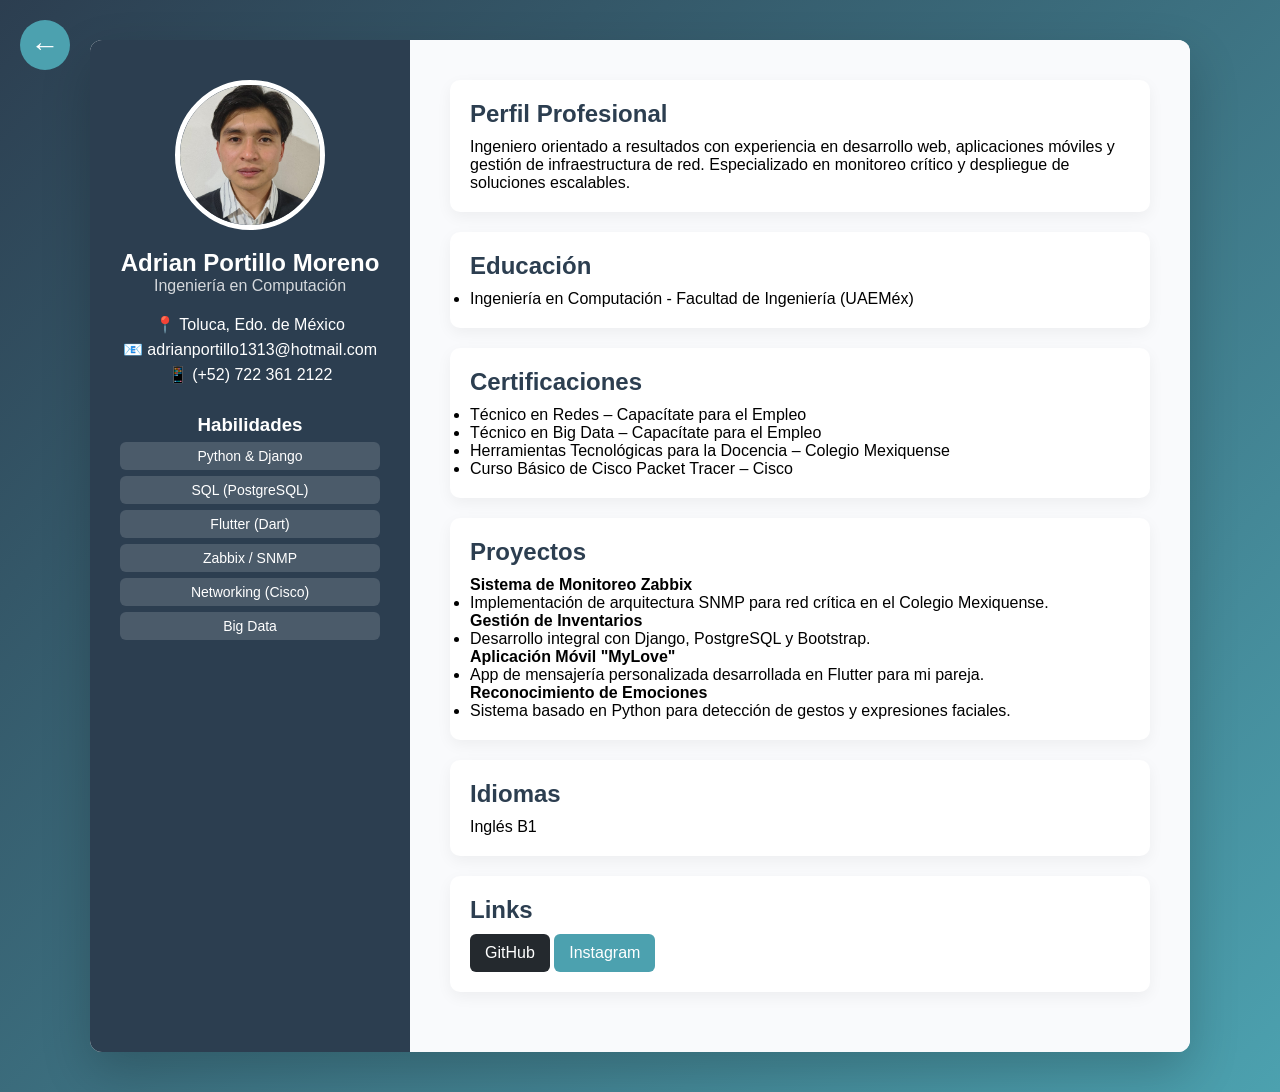
<file: cv/Adrian/index.html>
<!DOCTYPE html>
<html lang="es">

<head>
    <meta charset="UTF-8">
    <title>CV - Adrian Portillo Moreno</title>
    <link rel="stylesheet" href="../../css/styles.css">
    <meta name="viewport" content="width=device-width, initial-scale=1.0">
</head>

<body class="cv">

    <a href="../../index.html" class="back-btn" title="Regresar al Inicio">←</a>

    <div class="wrapper">

        <aside class="sidebar">
            <img src="../../img/adrian.jpg" alt="Foto de perfil" class="profile-pic">

            <h1 class="cv">Adrian Portillo Moreno</h1>
            <p class="role">Ingeniería en Computación</p>

            <div class="contact">
                <p>📍 Toluca, Edo. de México</p>
                <p>
                    <a href="mailto:adrianportillo1313@hotmail.com?subject=Contacto desde portafolio"
                        title="Enviar Correo">
                        📧 adrianportillo1313@hotmail.com
                    </a>
                </p>
                <p>📱 (+52) 722 361 2122</p>
            </div>

            <div class="skills">
                <h3>Habilidades</h3>
                <div class="skill">Python & Django</div>
                <div class="skill">SQL (PostgreSQL)</div>
                <div class="skill">Flutter (Dart)</div>
                <div class="skill">Zabbix / SNMP</div>
                <div class="skill">Networking (Cisco)</div>
                <div class="skill">Big Data</div>
            </div>
        </aside>

        <main class="content">

            <section class="card">
                <h2>Perfil Profesional</h2>
                <p>
                    Ingeniero orientado a resultados con experiencia en desarrollo web, aplicaciones móviles y gestión
                    de infraestructura de red.
                    Especializado en monitoreo crítico y despliegue de soluciones escalables.
                </p>
            </section>

            <section class="card">
                <h2>Educación</h2>
                <ul>
                    <li>Ingeniería en Computación - Facultad de Ingeniería (UAEMéx)</li>
                </ul>
            </section>

            <section class="card">
                <h2>Certificaciones</h2>
                <ul>
                    <li>Técnico en Redes – Capacítate para el Empleo</li>
                    <li>Técnico en Big Data – Capacítate para el Empleo</li>
                    <li>Herramientas Tecnológicas para la Docencia – Colegio Mexiquense</li>
                    <li>Curso Básico de Cisco Packet Tracer – Cisco</li>
                </ul>
            </section>

            <section class="card">
                <h2>Proyectos</h2>
                <p><strong>Sistema de Monitoreo Zabbix</strong></p>
                <ul>
                    <li>Implementación de arquitectura SNMP para red crítica en el Colegio Mexiquense.</li>
                </ul>
                <p><strong>Gestión de Inventarios</strong></p>
                <ul>
                    <li>Desarrollo integral con Django, PostgreSQL y Bootstrap.</li>
                </ul>
                <p><strong>Aplicación Móvil "MyLove"</strong></p>
                <ul>
                    <li>App de mensajería personalizada desarrollada en Flutter para mi pareja.</li>
                </ul>
                <p><strong>Reconocimiento de Emociones</strong></p>
                <ul>
                    <li>Sistema basado en Python para detección de gestos y expresiones faciales.</li>
                </ul>
            </section>

            <section class="card">
                <h2>Idiomas</h2>
                <p>Inglés B1</p>
            </section>

            <section class="card">
                <h2>Links</h2>
                <div class="links-container">
                    <a href="https://github.com/g3adrianportillomoreno-png" target="_blank" class="btn"
                        style="background-color: #24292e;">GitHub</a>
                    <a href="https://www.instagram.com/adrian.portillo10?igsh=azh4dW0zMWlueW1p" target="_blank"
                        class="btn">Instagram</a>
                </div>
            </section>

        </main>

    </div>

</body>

</html>
</file>
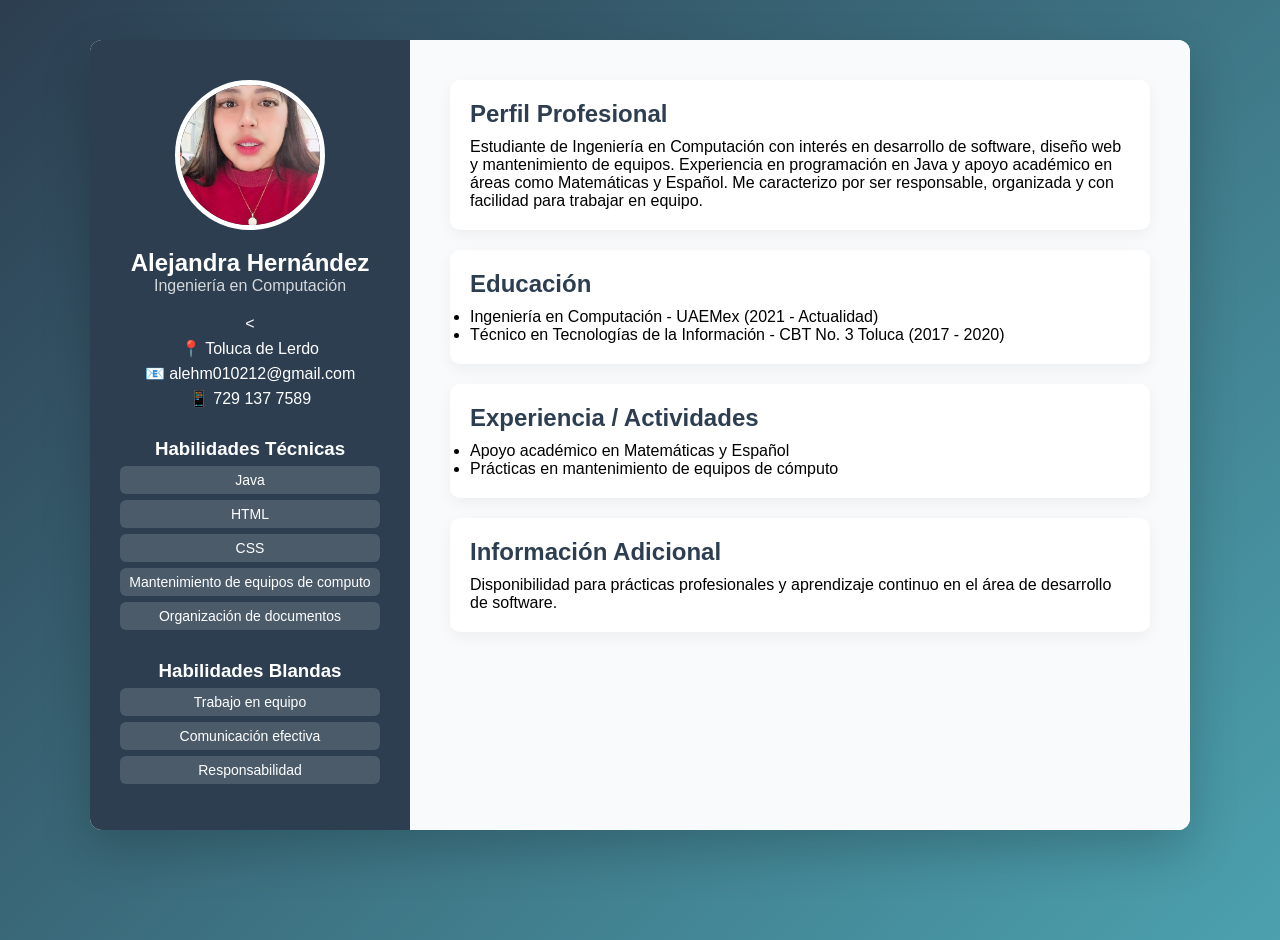
<file: cv/alejandra/index.html>
<!DOCTYPE html>
<html lang="es">
<head>
    <meta charset="UTF-8">
    <title>CV - Alejandra Hernández</title>
    <link rel="stylesheet" href="../../css/styles.css">
    <meta name="viewport" content="width=device-width, initial-scale=1.0">
</head>
<body class="cv">

<div class="wrapper">

    <!-- SIDEBAR -->
    <aside class="sidebar">
        <img src="../../img/alejandra.jpg" alt="Foto de perfil" class="profile-pic">

        <h1 class="cv">Alejandra Hernández</h1>
        <p class="role">Ingeniería en Computación</p>

        <<div class="contact">
            <p>📍 Toluca de Lerdo</p>
            <p>📧 
                <a href="https://mail.google.com/mail/?view=cm&fs=1&to=alehm010212@gmail.com" target="_blank">
                    alehm010212@gmail.com
                </a>
            </p>
            <p>📱 <a href="https://wa.me/527291377589" target="_blank">729 137 7589</a></p>
        </div>

        <div class="skills">
            <h3>Habilidades Técnicas</h3>
            <div class="skill">Java</div>
            <div class="skill">HTML</div>
            <div class="skill">CSS</div>
            <div class="skill">Mantenimiento de equipos de computo </div>
            <div class="skill">Organización de documentos</div>
        </div>

        <div class="skills">
            <h3>Habilidades Blandas</h3>
            <div class="skill">Trabajo en equipo</div>
            <div class="skill">Comunicación efectiva</div>
            <div class="skill">Responsabilidad</div>
        </div>
    </aside>

    <!-- CONTENIDO -->
    <main class="content">

        <section class="card">
            <h2>Perfil Profesional</h2>
            <p>
                Estudiante de Ingeniería en Computación con interés en desarrollo de software,
                diseño web y mantenimiento de equipos. Experiencia en programación en Java
                y apoyo académico en áreas como Matemáticas y Español. Me caracterizo por ser
                responsable, organizada y con facilidad para trabajar en equipo.
            </p>
        </section>

        <section class="card">
            <h2>Educación</h2>
            <ul>
                <li>Ingeniería en Computación - UAEMex (2021 - Actualidad)</li>
                <li>Técnico en Tecnologías de la Información - CBT No. 3 Toluca (2017 - 2020)</li>
            </ul>
        </section>

        <section class="card">
            <h2>Experiencia / Actividades</h2>
            <ul>
                <li>Apoyo académico en Matemáticas y Español</li>
                <li>Prácticas en mantenimiento de equipos de cómputo</li>
            </ul>
        </section>

        <section class="card">
            <h2>Información Adicional</h2>
            <p>
                Disponibilidad para prácticas profesionales y aprendizaje continuo
                en el área de desarrollo de software.
            </p>
        </section>

    </main>

</div>

</body>
</html>
</file>
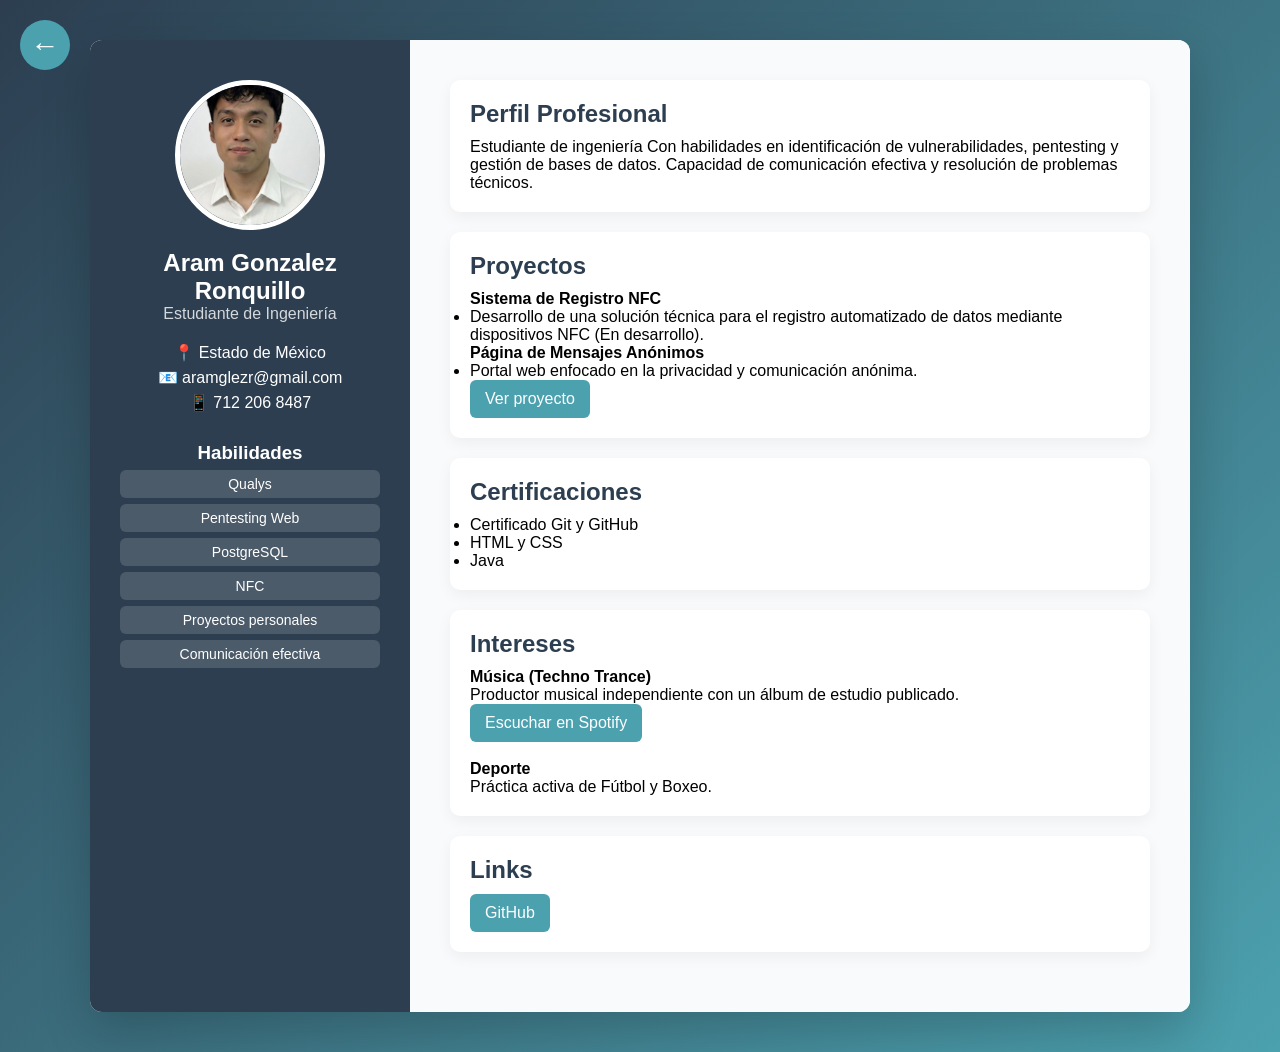
<file: cv/aram/index.html>
<!DOCTYPE html>
<html lang="es">
<head>
    <meta charset="UTF-8">
    <title>CV - Aram Gonzalez Ronquillo</title>
    <link rel="stylesheet" href="../../css/styles.css">
    <meta name="viewport" content="width=device-width, initial-scale=1.0">
</head>
<body class="cv">

<a href="../../index.html" class="back-btn">←</a>

<div class="wrapper">

    <aside class="sidebar">
        <img src="../../img/aram.png" alt="Foto de perfil" class="profile-pic" onerror="this.src='https://via.placeholder.com/150?text=Foto';">

        <h1 class="cv">Aram Gonzalez Ronquillo</h1>
        <p class="role">Estudiante de Ingeniería</p>

        <div class="contact">
            <p>📍 Estado de México</p>
            <p>
                <a href="mailto:aramglezr@gmail.com?subject=Contacto desde portafolio&body=Hola Aram, vi tu portafolio..." title="Enviar Correo">
                    📧 aramglezr@gmail.com
                </a>
            </p>
            <p>📱 712 206 8487</p>
        </div>

        <div class="skills">
            <h3>Habilidades</h3>
            <div class="skill">Qualys</div>
            <div class="skill">Pentesting Web</div>
            <div class="skill">PostgreSQL</div>
            <div class="skill">NFC</div>
            <div class="skill">Proyectos personales</div>
            <div class="skill">Comunicación efectiva</div>
        </div>
    </aside>

    <main class="content">

        <section class="card">
            <h2>Perfil Profesional</h2>
            <p>
                Estudiante de ingeniería
                Con habilidades en identificación de vulnerabilidades, pentesting y gestión de bases de datos.
                Capacidad de comunicación efectiva y resolución de problemas técnicos.
            </p>
        </section>

        <section class="card">
            <h2>Proyectos</h2>

            <p><strong>Sistema de Registro NFC</strong></p>
            <ul>
                <li>Desarrollo de una solución técnica para el registro automatizado de datos mediante dispositivos NFC (En desarrollo).</li>
            </ul>

            <p><strong>Página de Mensajes Anónimos</strong></p>
            <ul>
                <li>
                    Portal web enfocado en la privacidad y comunicación anónima.
                    <br>
                    <a href="https://anonimus.cloud/" target="_blank" class="btn">Ver proyecto</a>
                </li>
            </ul>
        </section>

        <section class="card">
            <h2>Certificaciones</h2>
            <ul class="certifications">
                <li>
                    <a href="https://app.aluracursos.com/user/araamglezr/course/git-github-control-version/certificate" target="_blank">
                        Certificado Git y GitHub
                    </a>
                </li>
                <li>
                    <a href="https://app.aluracursos.com/user/araamglezr/course/html5-css3-avanzando-css/certificate" target="_blank">
                        HTML y CSS
                    </a>
                </li>
                <li>
                    <a href="https://app.aluracursos.com/user/araamglezr/course/java-parte2-introduccion-orientada-objetos/certificate" target="_blank">
                        Java
                    </a>
                </li>
            </ul>
        </section>

        <section class="card">
            <h2>Intereses</h2>

            <div class="interest-item">
                <p><strong>Música (Techno Trance)</strong></p>
                <p>Productor musical independiente con un álbum de estudio publicado.</p>
                <a href="https://open.spotify.com/intl-es/album/3A4Wh4pUddFE5um3WY4LWb" target="_blank" class="btn">
                    Escuchar en Spotify
                </a>
            </div>

            <br>

            <div class="interest-item">
                <p><strong>Deporte</strong></p>
                <p>Práctica activa de Fútbol y Boxeo.</p>
            </div>
        </section>

        <section class="card">
            <h2>Links</h2>
            <a href="https://github.com/aramjp" target="_blank" class="btn">GitHub</a>
        </section>

    </main>

</div>

</body>
</html>
</file>
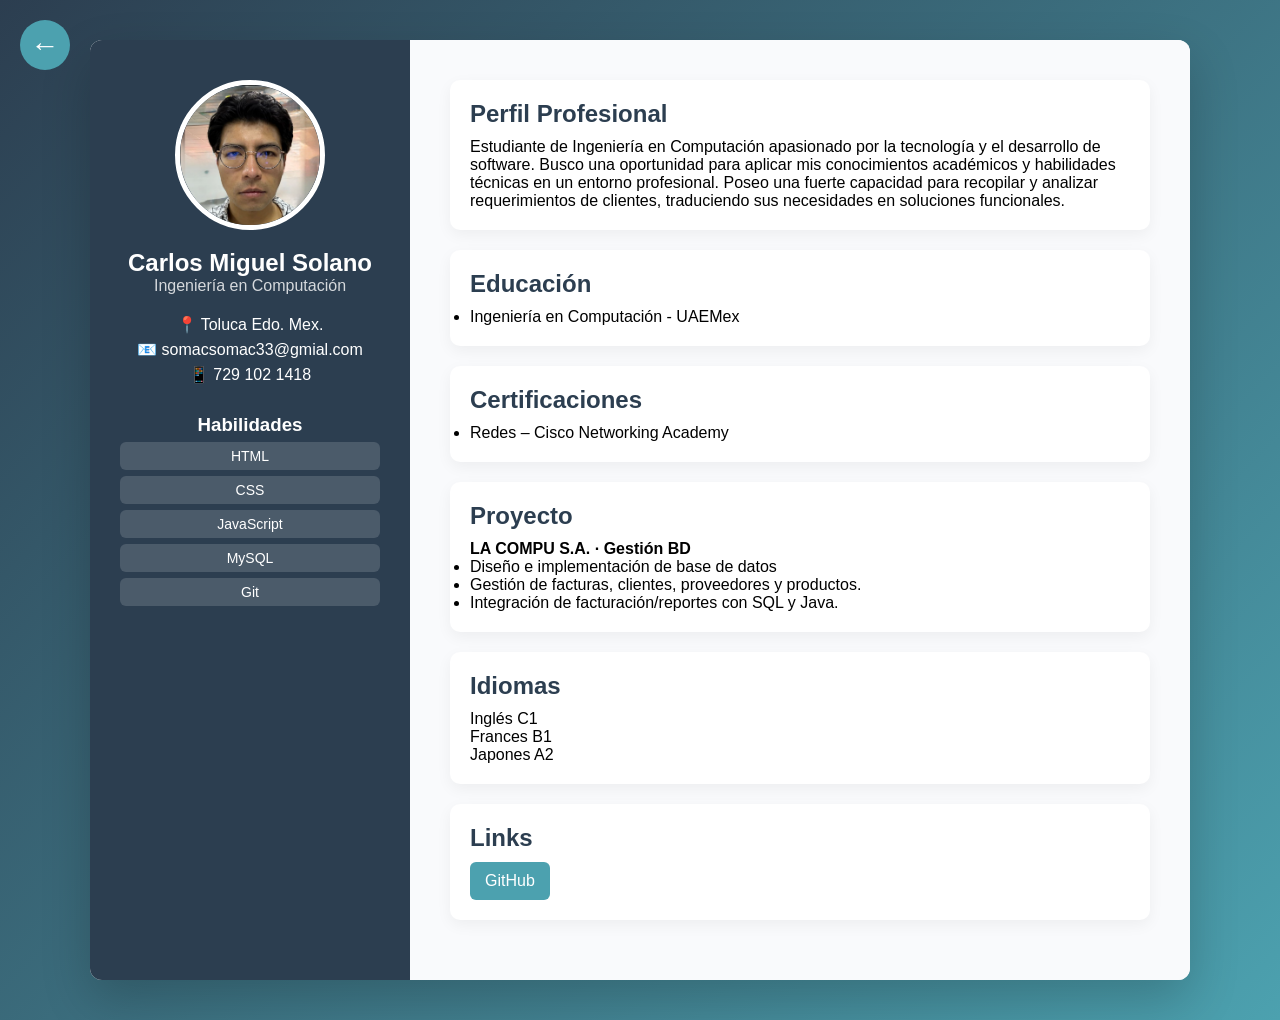
<file: cv/carlos/index.html>
<!DOCTYPE html>
<html lang="es">
<head>
    <meta charset="UTF-8">
    <title>CV - Carlos Miguel Solano</title>
    <link rel="stylesheet" href="../../css/styles.css">
    <meta name="viewport" content="width=device-width, initial-scale=1.0">
</head>
<body class="cv">

<a href="../../index.html" class="back-btn">←</a>

<div class="wrapper">

    <aside class="sidebar">
        <img src="../../img/CS.jpeg" alt="Foto de perfil" class="profile-pic">

        <h1 class="cv">Carlos Miguel Solano</h1>
        <p class="role">Ingeniería en Computación</p>

        <div class="contact">
            <p>📍 Toluca Edo. Mex.</p>
            <p>
                <a href="mailto:somacsomac33@gmial.com?subject=Contacto desde portafolio&body=Hola Carlos, vi tu portafolio..." title="Enviar Correo">
                    📧 somacsomac33@gmial.com
                </a>
            </p>
            <p>📱 729 102 1418</p>
        </div>

        <div class="skills">
            <h3>Habilidades</h3>
            <div class="skill">HTML</div>
            <div class="skill">CSS</div>
            <div class="skill">JavaScript</div>
            <div class="skill">MySQL</div>
            <div class="skill">Git</div>
        </div>
    </aside>

    <main class="content">

        <section class="card">
            <h2>Perfil Profesional</h2>
            <p>
                Estudiante de Ingeniería en Computación 
                apasionado por la tecnología y el desarrollo de software. 
                Busco una oportunidad para aplicar mis 
                conocimientos académicos y habilidades técnicas en un entorno profesional. 
                Poseo una fuerte capacidad para recopilar 
                y analizar requerimientos de clientes, 
                traduciendo sus necesidades en soluciones funcionales.
            </p>
        </section>

        <section class="card">
            <h2>Educación</h2>
            <ul>
                <li>Ingeniería en Computación - UAEMex</li>
            </ul>
        </section>

        <section class="card">
            <h2>Certificaciones</h2>
            <ul class="certifications">
                <li>
                    <a href="https://www.credly.com/badges/f914c578-de90-4659-85e1-2e0e8f6e10b1" target="_blank" title="Certificado">
                        Redes – Cisco Networking Academy
                    </a>
                </li>
            </ul>
        </section>

        <section class="card">
            <h2>Proyecto</h2>
            <p><strong>LA COMPU S.A. · Gestión BD</strong></p>
            <ul>
                <li>Diseño e implementación de base de datos</li>
                <li>Gestión de facturas, clientes, proveedores y productos.</li>
                <li>Integración de facturación/reportes con SQL y Java.</li>
            </ul>
        </section>

        <section class="card">
            <h2>Idiomas</h2>
            <p>Inglés C1</p>
            <p>Frances B1</p>
            <p>Japones A2</p>
        </section>

        <section class="card">
            <h2>Links</h2>
            <a href="https://github.com/csolanom001" target="_blank" class="btn">GitHub</a>
        </section>

    </main>

</div>

</body>
</html>
</file>
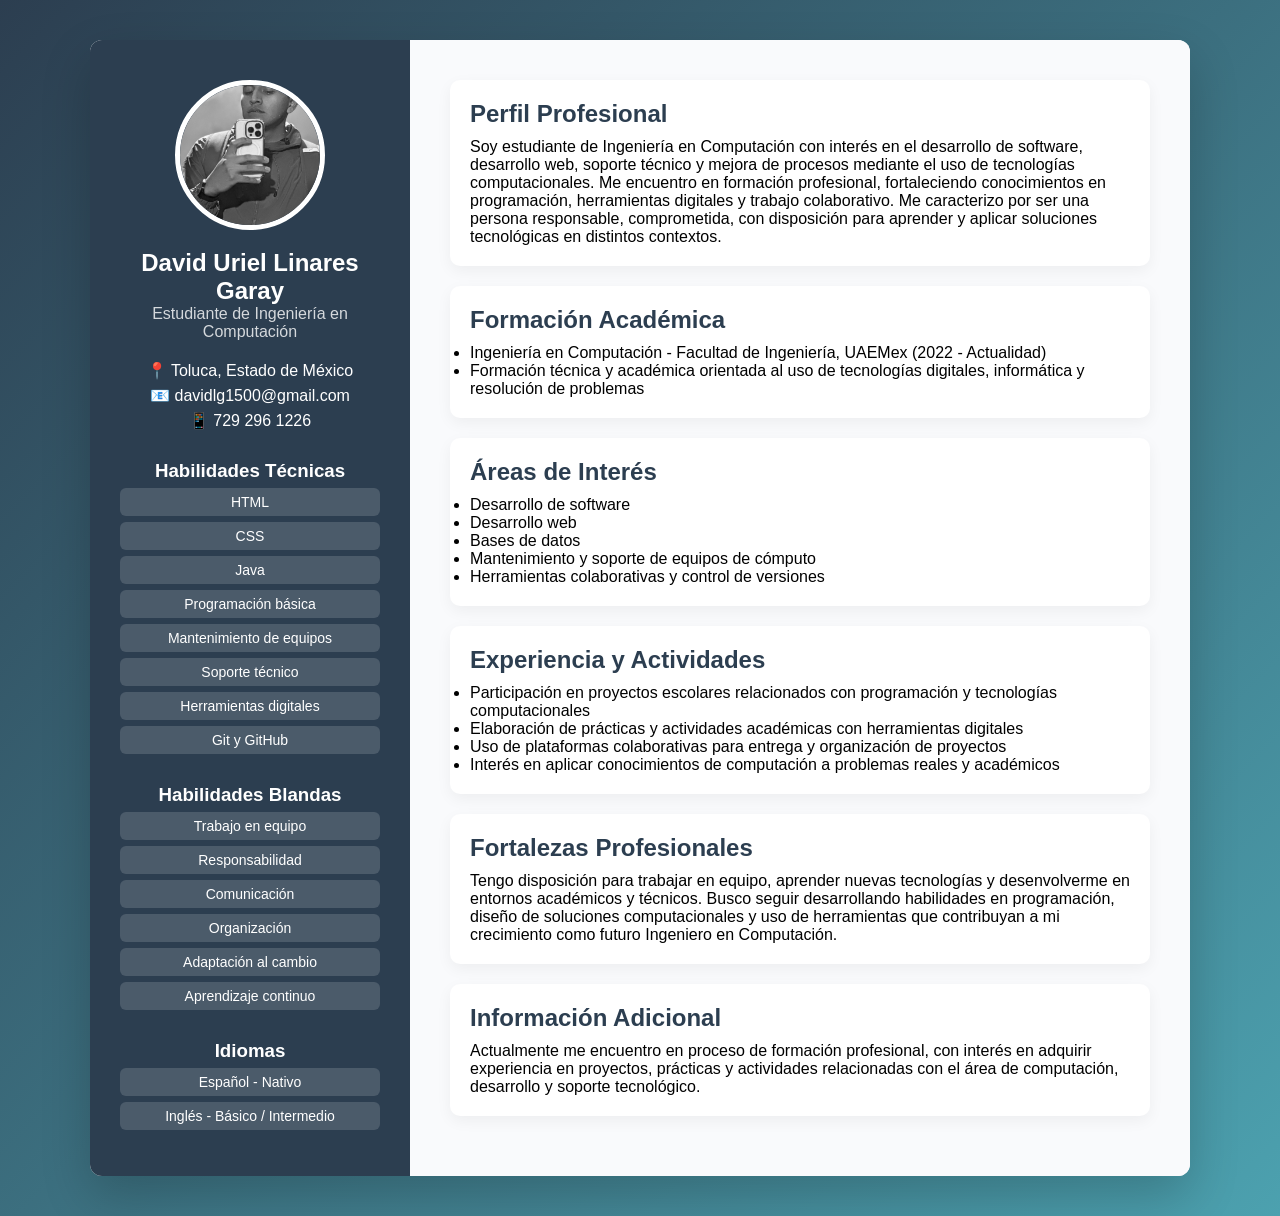
<file: cv/DavidCV/index.html>
<!DOCTYPE html>
<html lang="es">
<head>
    <meta charset="UTF-8">
    <title>CV - David Uriel Linares Garay...</title>
    <link rel="stylesheet" href="../../css/styles.css">
    <meta name="viewport" content="width=device-width, initial-scale=1.0">
</head>
<body class="cv">

<div class="wrapper">

    <!-- SIDEBAR -->
    <aside class="sidebar">
        <img src="../../img/davidlg.jpeg" alt="Foto de David Uriel Linares Garay" class="profile-pic">

        <h1 class="cv">David Uriel Linares Garay</h1>
        <p class="role">Estudiante de Ingeniería en Computación</p>

        <div class="contact">
            <p>📍 Toluca, Estado de México</p>
            <p>📧 davidlg1500@gmail.com</p>
            <p>📱 729 296 1226</p>
        </div>

        <div class="skills">
            <h3>Habilidades Técnicas</h3>
            <div class="skill">HTML</div>
            <div class="skill">CSS</div>
            <div class="skill">Java</div>
            <div class="skill">Programación básica</div>
            <div class="skill">Mantenimiento de equipos</div>
            <div class="skill">Soporte técnico</div>
            <div class="skill">Herramientas digitales</div>
            <div class="skill">Git y GitHub</div>
        </div>

        <div class="skills">
            <h3>Habilidades Blandas</h3>
            <div class="skill">Trabajo en equipo</div>
            <div class="skill">Responsabilidad</div>
            <div class="skill">Comunicación</div>
            <div class="skill">Organización</div>
            <div class="skill">Adaptación al cambio</div>
            <div class="skill">Aprendizaje continuo</div>
        </div>

        <div class="skills">
            <h3>Idiomas</h3>
            <div class="skill">Español - Nativo</div>
            <div class="skill">Inglés - Básico / Intermedio</div>
        </div>
    </aside>

    <!-- CONTENIDO -->
    <main class="content">

        <section class="card">
            <h2>Perfil Profesional</h2>
            <p>
                Soy estudiante de Ingeniería en Computación con interés en el desarrollo de software,
                desarrollo web, soporte técnico y mejora de procesos mediante el uso de tecnologías
                computacionales. Me encuentro en formación profesional, fortaleciendo conocimientos en
                programación, herramientas digitales y trabajo colaborativo. Me caracterizo por ser una
                persona responsable, comprometida, con disposición para aprender y aplicar soluciones
                tecnológicas en distintos contextos.
            </p>
        </section>

        <section class="card">
            <h2>Formación Académica</h2>
            <ul>
                <li>Ingeniería en Computación - Facultad de Ingeniería, UAEMex (2022 - Actualidad)</li>
                <li>Formación técnica y académica orientada al uso de tecnologías digitales, informática y resolución de problemas</li>
            </ul>
        </section>

        <section class="card">
            <h2>Áreas de Interés</h2>
            <ul>
                <li>Desarrollo de software</li>
                <li>Desarrollo web</li>
                <li>Bases de datos</li>
                <li>Mantenimiento y soporte de equipos de cómputo</li>
                <li>Herramientas colaborativas y control de versiones</li>
            </ul>
        </section>

        <section class="card">
            <h2>Experiencia y Actividades</h2>
            <ul>
                <li>Participación en proyectos escolares relacionados con programación y tecnologías computacionales</li>
                <li>Elaboración de prácticas y actividades académicas con herramientas digitales</li>
                <li>Uso de plataformas colaborativas para entrega y organización de proyectos</li>
                <li>Interés en aplicar conocimientos de computación a problemas reales y académicos</li>
            </ul>
        </section>

        <section class="card">
            <h2>Fortalezas Profesionales</h2>
            <p>
                Tengo disposición para trabajar en equipo, aprender nuevas tecnologías y desenvolverme
                en entornos académicos y técnicos. Busco seguir desarrollando habilidades en programación,
                diseño de soluciones computacionales y uso de herramientas que contribuyan a mi crecimiento
                como futuro Ingeniero en Computación.
            </p>
        </section>

        <section class="card">
            <h2>Información Adicional</h2>
            <p>
                Actualmente me encuentro en proceso de formación profesional, con interés en adquirir
                experiencia en proyectos, prácticas y actividades relacionadas con el área de computación,
                desarrollo y soporte tecnológico.
            </p>
        </section>

    </main>

</div>

</body>
</html>
</file>
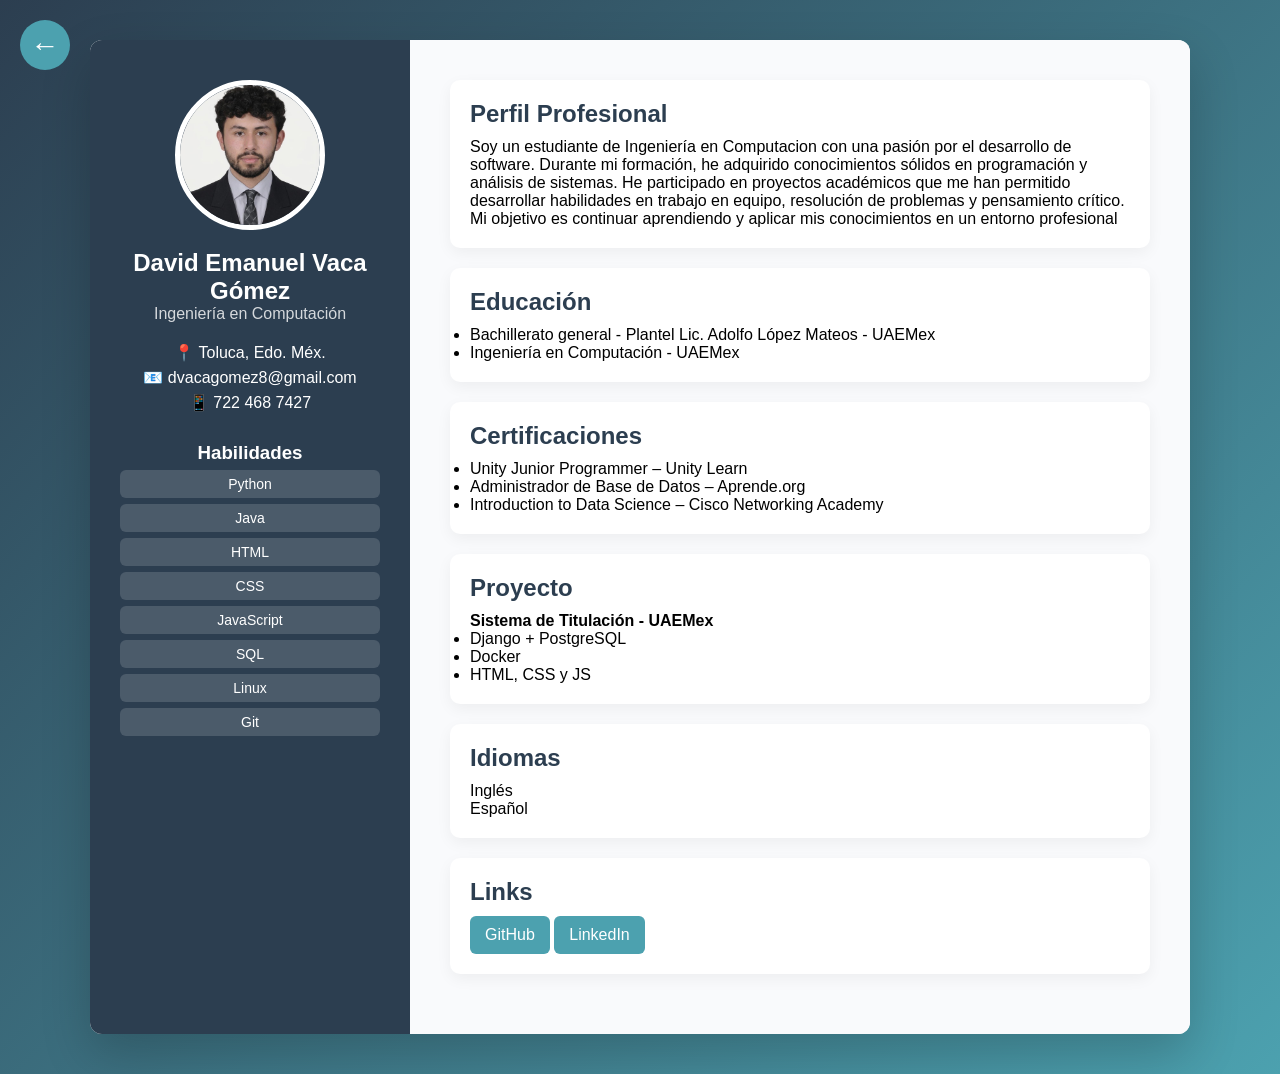
<file: cv/DavidV/index.html>
<!DOCTYPE html>
<html lang="es">
<head>
    <meta charset="UTF-8">
    <title>CV - David Emanuel Vaca Gómez</title>
    <link rel="stylesheet" href="../../css/styles.css">
    <meta name="viewport" content="width=device-width, initial-scale=1.0">
</head>
<body class="cv">

<a href="../../index.html" class="back-btn">←</a>

<div class="wrapper">

    <aside class="sidebar">
        <img src="../../img/davidv.jpeg" alt="Foto de perfil" class="profile-pic">

        <h1 class="cv">David Emanuel Vaca Gómez</h1>
        <p class="role">Ingeniería en Computación</p>

        <div class="contact">
            <p>📍 Toluca, Edo. Méx.</p>
            <p>
                <a href="mailto:dvacagomez8@gmial.com?subject=Contacto desde portafolio&body=Hola David, vi tu portafolio..." title="Enviar Correo">
                    📧 dvacagomez8@gmail.com
                </a>
            </p>
            <p>📱 722 468 7427</p>
        </div>

        <div class="skills">
            <h3>Habilidades</h3>
            <div class="skill">Python</div>
            <div class="skill">Java</div>
            <div class="skill">HTML</div>
            <div class="skill">CSS</div>
            <div class="skill">JavaScript</div>
            <div class="skill">SQL</div>
            <div class="skill">Linux</div>
            <div class="skill">Git</div>
        </div>
    </aside>

    <main class="content">

        <section class="card">
            <h2>Perfil Profesional</h2>
            <p>
                Soy un estudiante de Ingeniería en Computacion
                con una pasión por el desarrollo de software.
                Durante mi formación, he adquirido conocimientos
                sólidos en programación y análisis de sistemas. He
                participado en proyectos académicos que me han
                permitido desarrollar habilidades en trabajo en
                equipo, resolución de problemas y pensamiento
                crítico. Mi objetivo es continuar aprendiendo y
                aplicar mis conocimientos en un entorno profesional 
            </p>
        </section>

        <section class="card">
            <h2>Educación</h2>
            <ul>
                <li>Bachillerato general - Plantel Lic. Adolfo López Mateos - UAEMex</li>
                <li>Ingeniería en Computación - UAEMex</li>
            </ul>
        </section>

        <section class="card">
            <h2>Certificaciones</h2>
            <ul class="certifications">
                <li>
                    <a href="https://www.credly.com/badges/fd98e37d-7fa8-4519-ba14-533af32c2298/public_url" target="_blank" title="Certificado">
                        Unity Junior Programmer – Unity Learn
                    </a>
                </li>
                <li>
                    <a href="https://aprende.org/verifica/1ecbb67b-bc51-4063-9472-61aad59dbe15/bb6aa5a8-a5d3-4b70-9958-4fc1e9df5d22" target="_blank" title="Certificado">
                        Administrador de Base de Datos – Aprende.org
                    </a>
                </li>
                <li>
                    <a href="https://www.credly.com/badges/d3ef0da9-cf9e-4782-a6e7-dffbe84f25f5" target="_blank" title="Certificado">
                        Introduction to Data Science – Cisco Networking Academy
                    </a>
                </li>
            </ul>
        </section>

        <section class="card">
            <h2>Proyecto</h2>
            <p><strong>Sistema de Titulación - UAEMex</strong></p>
            <ul>
                <li>Django + PostgreSQL</li>
                <li>Docker</li>
                <li>HTML, CSS y JS</li>
            </ul>
        </section>

        <section class="card">
            <h2>Idiomas</h2>
            <p>Inglés</p>
            <p>Español</p>
        </section>

        <section class="card">
            <h2>Links</h2>
            <a href="https://github.com/Emanuel5604" target="_blank" class="btn">GitHub</a>
            <a href="https://www.linkedin.com/in/david-emanuel-vaca-gomez-7a9022353/" target="_blank" class="btn">LinkedIn</a>
        </section>

    </main>

</div>

</body>
</html>
</file>
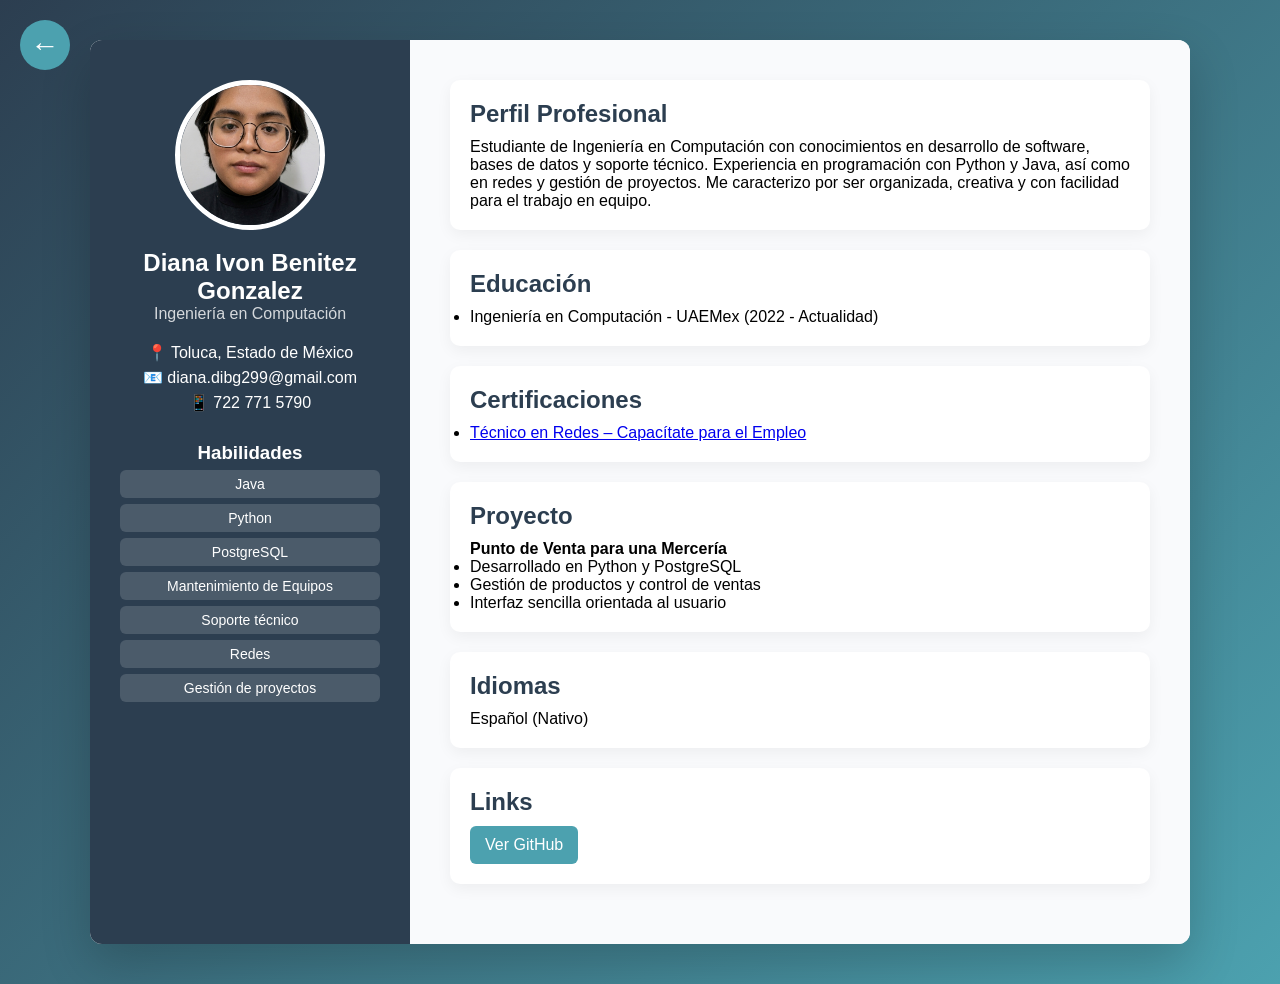
<file: cv/dibg/index.html>
<!DOCTYPE html>
<html lang="es">
<head>
    <meta charset="UTF-8">
    <title>CV - Diana Ivon Benitez Gonzalez</title>
    <link rel="stylesheet" href="../../css/styles.css">
    <meta name="viewport" content="width=device-width, initial-scale=1.0">
</head>
<body class="cv">

<a href="../../index.html" class="back-btn">←</a>

<div class="wrapper">

    <aside class="sidebar">
        <img src="../../img/dibg.png" alt="Foto de perfil" class="profile-pic">

        <h1 class="cv">Diana Ivon Benitez Gonzalez</h1>
        <p class="role">Ingeniería en Computación</p>

        <div class="contact">
            <p>📍 Toluca, Estado de México</p>
            <p>
                <a href="mailto:diana.dibg299@gmail.com?subject=Contacto desde portafolio" title="Enviar correo">
                    📧 diana.dibg299@gmail.com
                </a>
            </p>
            <p>📱 722 771 5790</p>
        </div>

        <div class="skills">
            <h3>Habilidades</h3>
            <div class="skill">Java</div>
            <div class="skill">Python</div>
            <div class="skill">PostgreSQL</div>
            <div class="skill">Mantenimiento de Equipos</div>
            <div class="skill">Soporte técnico</div>
            <div class="skill">Redes</div>
            <div class="skill">Gestión de proyectos</div>
        </div>
    </aside>

    <main class="content">

        <section class="card">
            <h2>Perfil Profesional</h2>
            <p>
                Estudiante de Ingeniería en Computación con conocimientos en desarrollo de software,
                bases de datos y soporte técnico. Experiencia en programación con Python y Java,
                así como en redes y gestión de proyectos. Me caracterizo por ser organizada,
                creativa y con facilidad para el trabajo en equipo.
            </p>
        </section>

        <section class="card">
            <h2>Educación</h2>
            <ul>
                <li>Ingeniería en Computación - UAEMex (2022 - Actualidad)</li>
            </ul>
        </section>

        <section class="card">
            <h2>Certificaciones</h2>
            <ul>
                <li>
                    <a href="https://capacitateparaelempleo.org/verifica/24856217-11ab-4bd0-b1be-85578f487aae/eaa507dd-9378-4bbf-8896-7ee02feea95f" target="_blank" title="Ver certificado">
                        Técnico en Redes – Capacítate para el Empleo
                    </a>
                </li>
            </ul>
        </section>

        <section class="card">
            <h2>Proyecto</h2>
            <p><strong>Punto de Venta para una Mercería</strong></p>
            <ul>
                <li>Desarrollado en Python y PostgreSQL</li>
                <li>Gestión de productos y control de ventas</li>
                <li>Interfaz sencilla orientada al usuario</li>
            </ul>
        </section>

        <section class="card">
            <h2>Idiomas</h2>
            <p>Español (Nativo)</p>
        </section>

        <section class="card">
            <h2>Links</h2>
            <a href="https://github.com/DDD989" target="_blank" class="btn">Ver GitHub</a>
        </section>

    </main>

</div>

</body>
</html>
</file>
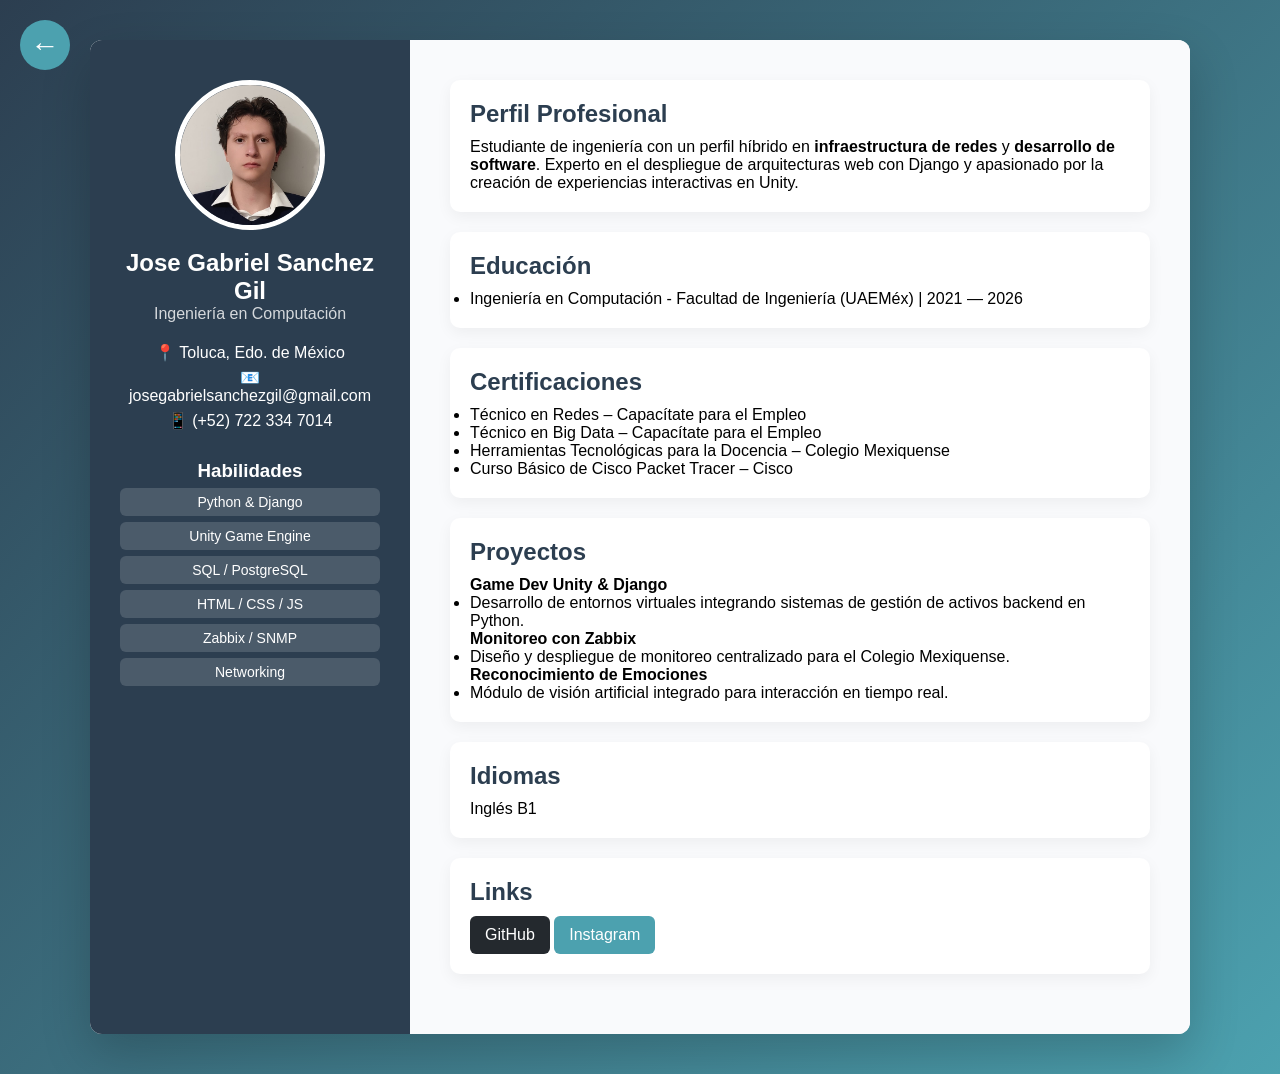
<file: cv/Gabriel/index.html>
<!DOCTYPE html>
<html lang="es">

<head>
    <meta charset="UTF-8">
    <title>CV - Jose Gabriel Sanchez Gil</title>
    <link rel="stylesheet" href="../../css/styles.css">
    <meta name="viewport" content="width=device-width, initial-scale=1.0">
</head>

<body class="cv">

    <a href="../../index.html" class="back-btn" title="Regresar al Inicio">←</a>

    <div class="wrapper">

        <aside class="sidebar">
            <img src="../../img/gabo.jpg" alt="Foto de perfil de Gabriel" class="profile-pic">

            <h1 class="cv">Jose Gabriel Sanchez Gil</h1>
            <p class="role">Ingeniería en Computación</p>

            <div class="contact">
                <p>📍 Toluca, Edo. de México</p>
                <p>
                    <a href="mailto:josegabrielsanchezgil@gmail.com?subject=Contacto desde portafolio"
                        title="Enviar Correo">
                        📧 josegabrielsanchezgil@gmail.com
                    </a>
                </p>
                <p>📱 (+52) 722 334 7014</p>
            </div>

            <div class="skills">
                <h3>Habilidades</h3>
                <div class="skill">Python & Django</div>
                <div class="skill">Unity Game Engine</div>
                <div class="skill">SQL / PostgreSQL</div>
                <div class="skill">HTML / CSS / JS</div>
                <div class="skill">Zabbix / SNMP</div>
                <div class="skill">Networking</div>
            </div>
        </aside>

        <main class="content">

            <section class="card">
                <h2>Perfil Profesional</h2>
                <p>
                    Estudiante de ingeniería con un perfil híbrido en <strong>infraestructura de redes</strong> y
                    <strong>desarrollo de software</strong>. Experto en el despliegue de arquitecturas web con Django y
                    apasionado por la creación de experiencias interactivas en Unity.
                </p>
            </section>

            <section class="card">
                <h2>Educación</h2>
                <ul>
                    <li>Ingeniería en Computación - Facultad de Ingeniería (UAEMéx) | 2021 — 2026</li>
                </ul>
            </section>

            <section class="card">
                <h2>Certificaciones</h2>
                <ul>
                    <li>Técnico en Redes – Capacítate para el Empleo</li>
                    <li>Técnico en Big Data – Capacítate para el Empleo</li>
                    <li>Herramientas Tecnológicas para la Docencia – Colegio Mexiquense</li>
                    <li>Curso Básico de Cisco Packet Tracer – Cisco</li>
                </ul>
            </section>

            <section class="card">
                <h2>Proyectos</h2>
                <p><strong>Game Dev Unity & Django</strong></p>
                <ul>
                    <li>Desarrollo de entornos virtuales integrando sistemas de gestión de activos backend en Python.
                    </li>
                </ul>
                <p><strong>Monitoreo con Zabbix</strong></p>
                <ul>
                    <li>Diseño y despliegue de monitoreo centralizado para el Colegio Mexiquense.</li>
                </ul>
                <p><strong>Reconocimiento de Emociones</strong></p>
                <ul>
                    <li>Módulo de visión artificial integrado para interacción en tiempo real.</li>
                </ul>
            </section>

            <section class="card">
                <h2>Idiomas</h2>
                <p>Inglés B1</p>
            </section>

            <section class="card">
                <h2>Links</h2>
                <div class="links-container">
                    <a href="https://github.com/gabosanchz" target="_blank" class="btn"
                        style="background-color: #24292e;">GitHub</a>
                    <a href="https://www.instagram.com/gaboo_sanchz?igsh=YjBrcDdhbGZkbjYw" target="_blank"
                        class="btn">Instagram</a>
                </div>
            </section>

        </main>

    </div>

</body>

</html>
</file>
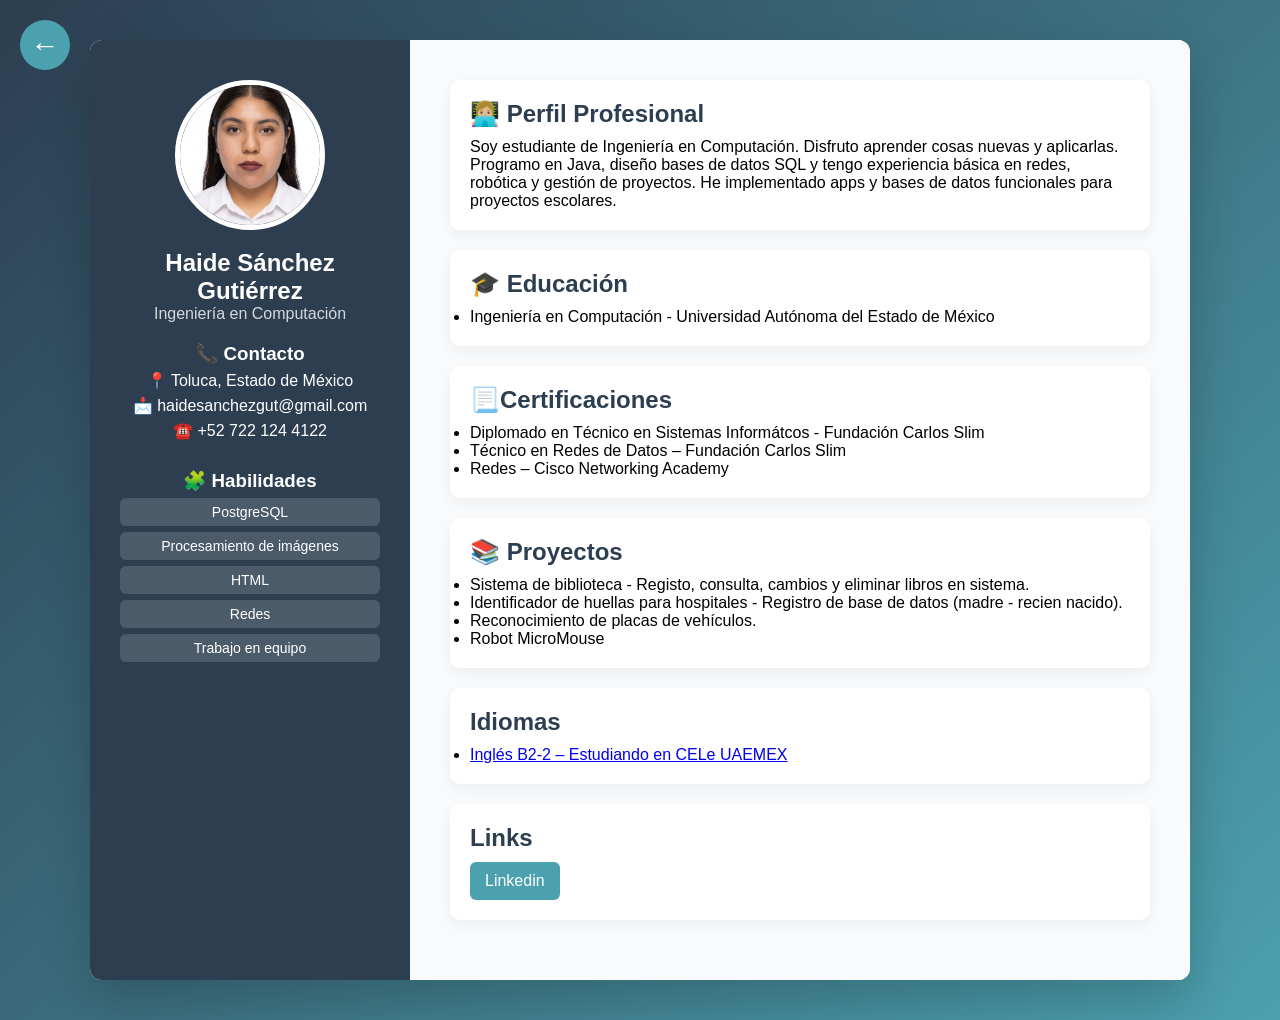
<file: cv/Haide/index.html>
<!DOCTYPE html>
<html lang="es">
<head>
    <meta charset="UTF-8">
    <title>CV - Haide Sánchez Gutiérrez</title>
    <link rel="stylesheet" href="../../css/styles.css">
    <meta name="viewport" content="width=device-width, initial-scale=1.0">
</head>
<body class = "cv">

<a href="../../index.html" class="back-btn">←</a>

<div class="wrapper">

    <aside class="sidebar">
        <img src="../../img/hsg.png" alt="Foto de perfil" class="profile-pic">

        <h1>Haide Sánchez Gutiérrez</h1>
        <p class="role">Ingeniería en Computación</p>

        <div class="contact">
            <h3>📞 Contacto</h3>
            <p>📍 Toluca, Estado de México</p>
            <p>
                <a href="mailto:haidesanchezgut@gmail.com?subject=Contacto desde portafolio&body=Hola, Haide. Vi tu portafolio..." title="Enviar Correo">
                    📩 haidesanchezgut@gmail.com
                </a>
            </p>
            <p>☎️ +52 722 124 4122</p>
        </div>

        <div class="skills">
            <h3>🧩 Habilidades</h3>
            <div class="skill">PostgreSQL</div>
            <div class="skill">Procesamiento de imágenes</div>
            <div class="skill">HTML</div>
            <div class="skill">Redes</div>
            <div class="skill">Trabajo en equipo</div>
        </div>
    </aside>

    <main class="content">

        <section class="card">
            <h2>👩🏼‍💻 Perfil Profesional</h2>
            <p>
                Soy estudiante de Ingeniería en Computación. Disfruto aprender cosas nuevas y aplicarlas.
                Programo en Java, diseño bases de datos SQL y tengo experiencia básica en redes, robótica 
                y gestión de proyectos. He implementado apps y bases de datos funcionales para proyectos escolares.

            </p>
        </section>
        
        <section class="card">
            <h2>🎓 Educación</h2>
            <ul>
                <li>Ingeniería en Computación - Universidad Autónoma del Estado de México</li>
            </ul>
        </section>

        <section class="card">
            <h2>📃Certificaciones</h2>
            <ul class="certifications">
                <li>
                    <a href="https://capacitateparaelempleo.org/verifica/f9bfe37f-e598-497b-b90b-fe13c96d1dd9/bc784951-6669-4ef3-b364-50f86ab0abe7" target="_blank" title="Certificado">
                        Diplomado en Técnico en Sistemas Informátcos - Fundación Carlos Slim
                    </a>
                </li>
                <li>
                    <a href="https://capacitateparaelempleo.org/verifica/f9bfe37f-e598-497b-b90b-fe13c96d1dd9/3834ebbe-5789-4309-9e70-a3b6db85af6a" target="_blank" title="Certificado">
                        Técnico en Redes de Datos – Fundación Carlos Slim
                    </a>
                </li>
                <li>
                    <a href="https://www.credly.com/badges/9b8579fb-2a6e-4bb2-8d5b-84e147393874" target="_blank" title="Certificado">
                        Redes – Cisco Networking Academy
                    </a>
                </li>
            </ul>
        </section>

        <section class="card">
            <h2>📚 Proyectos</h2>
            <ul>
                <li>Sistema de biblioteca - Registo, consulta, cambios y eliminar libros en sistema.</li>
                <li>Identificador de huellas para hospitales - Registro de base de datos (madre - recien nacido).</li>
                <li>Reconocimiento de placas de vehículos.</li>
                <li>Robot MicroMouse</li>
            </ul>
        </section>

        <section class="card">
            <h2>Idiomas</h2>
            <ul>
                <li>
                    <a href="https://drive.google.com/file/d/1y1_iO9tR5ZZF-GocOnYdW8sTRSx3-oM5/view?usp=sharing" target="_blank" title="Trayectoria">
                    Inglés B2-2 – Estudiando en CELe UAEMEX
                    </a>
                </li>
            </ul>
        </section>

        <section class="card">
            <h2>Links</h2>
            <a href="https://www.linkedin.com/in/haide-s%C3%A1nchez-guti%C3%A9rrez-89a98733a/" target="_blank" class="btn">Linkedin</a>
        </section>

    </main>

</div>

</body>
</html>
</file>
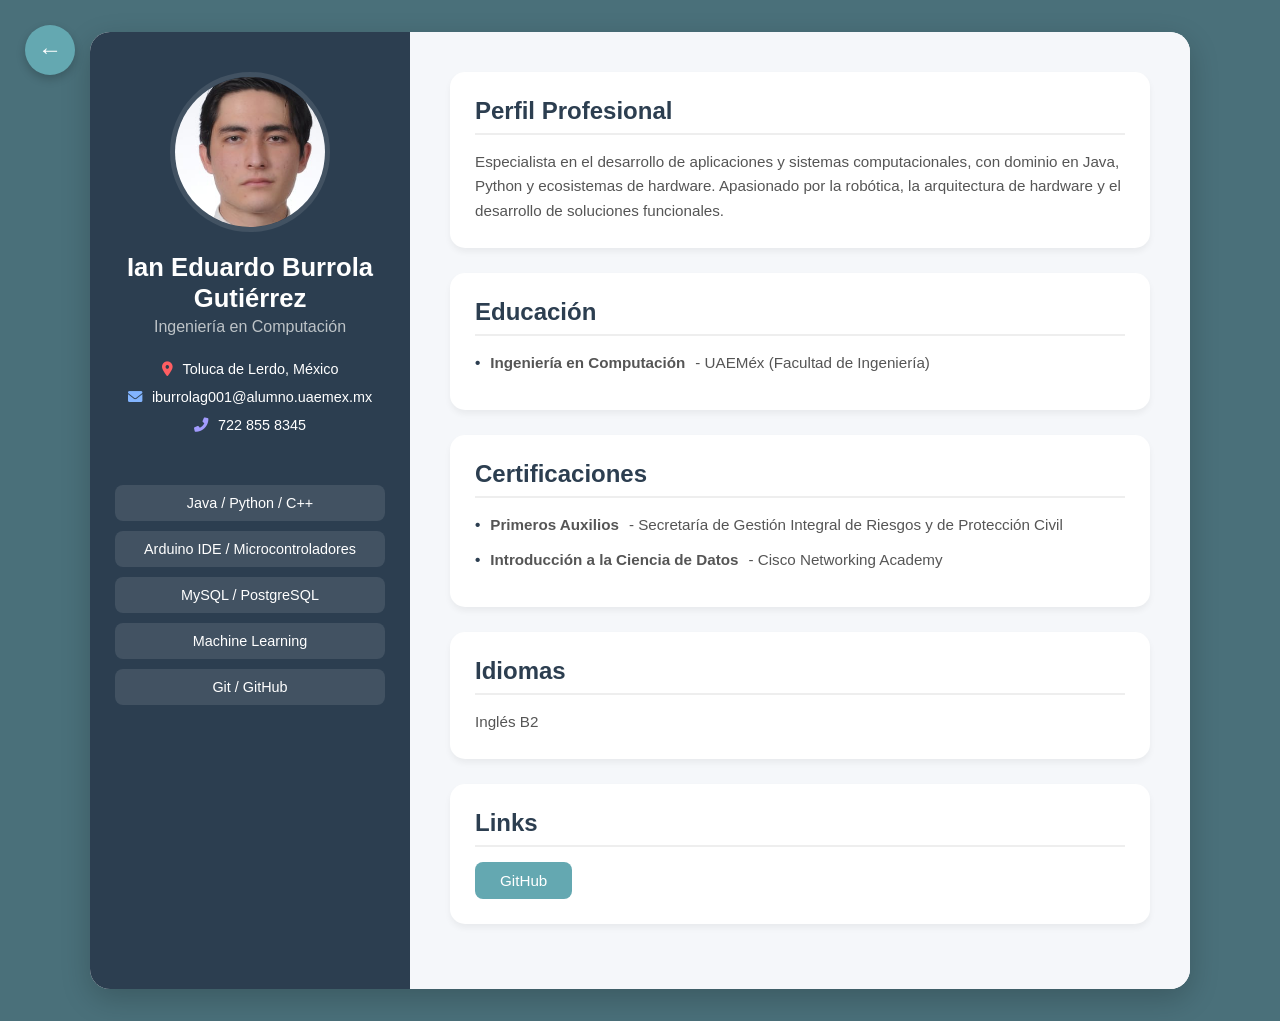
<file: cv/ian/index.html>
<!DOCTYPE html>
<html lang="es">
<head>
  <meta charset="UTF-8">
  <meta name="viewport" content="width=device-width, initial-scale=1.0">
  <title>CV - Ian Eduardo Burrola Gutiérrez</title>
  <link rel="stylesheet" href="https://cdnjs.cloudflare.com/ajax/libs/font-awesome/6.0.0-beta3/css/all.min.css">
  <style>
    :root {
      --sidebar-bg: #2c3e50;
      --main-bg: #f5f7fa;
      --text-dark: #2c3e50;
      --text-light: #ffffff;
      --github-teal: #64a8b1; 
      --back-btn-color: #64a8b1; /* Color azul/turquesa del botón de regreso */
    }

    * {
      margin: 0;
      padding: 0;
      box-sizing: border-box;
      font-family: 'Segoe UI', Tahoma, Geneva, Verdana, sans-serif;
    }

    body {
      background-color: #4a707a;
      display: flex;
      justify-content: center;
      align-items: center;
      padding: 2rem;
      min-height: 100vh;
      position: relative;
    }

    /* Estilo del botón de regreso (flecha azul) */
    .back-btn {
      position: fixed;
      top: 25px;
      left: 25px;
      width: 50px;
      height: 50px;
      background-color: var(--back-btn-color);
      color: white;
      text-decoration: none;
      border-radius: 50%;
      display: flex;
      justify-content: center;
      align-items: center;
      font-size: 1.5rem;
      box-shadow: 0 4px 10px rgba(0,0,0,0.2);
      transition: transform 0.2s, background-color 0.2s;
      z-index: 1000;
    }

    .back-btn:hover {
      background-color: #528e96;
      transform: scale(1.1);
    }

    .cv-container {
      display: grid;
      grid-template-columns: 320px 1fr;
      max-width: 1100px;
      width: 100%;
      background-color: white;
      border-radius: 20px;
      overflow: hidden;
      box-shadow: 0 10px 30px rgba(0,0,0,0.2);
    }

    /* BARRA LATERAL IZQUIERDA */
    .sidebar {
      background-color: var(--sidebar-bg);
      color: var(--text-light);
      padding: 40px 25px;
      display: flex;
      flex-direction: column;
      align-items: center;
      text-align: center;
    }

    .profile-img {
      width: 160px;
      height: 160px;
      border-radius: 50%;
      border: 5px solid rgba(255,255,255,0.1);
      object-fit: cover;
      margin-bottom: 20px;
    }

    .sidebar h1 {
      font-size: 1.6rem;
      margin-bottom: 5px;
      line-height: 1.2;
    }

    .sidebar h2 {
      font-size: 1rem;
      font-weight: 300;
      color: #bdc3c7;
      margin-bottom: 25px;
    }

    .contact-info {
      width: 100%;
      margin-bottom: 30px;
      font-size: 0.9rem;
    }

    .contact-item {
      display: flex;
      align-items: center;
      justify-content: center;
      gap: 10px;
      margin-bottom: 12px;
    }

    .contact-item i.fa-map-marker-alt { color: #ff5e62; }
    .contact-item i.fa-envelope { color: #82b4ff; }
    .contact-item i.fa-phone-alt { color: #a29bfe; }

    .skills-section {
      width: 100%;
      margin-top: 10px;
    }

    .skill-tag {
      background: rgba(255,255,255,0.1);
      padding: 10px 15px;
      border-radius: 8px;
      margin-bottom: 10px;
      display: block;
      font-size: 0.9rem;
      color: #ffffff;
      text-align: center;
    }

    /* CONTENIDO DERECHA */
    .main-content {
      background-color: var(--main-bg);
      padding: 40px;
    }

    .content-card {
      background: white;
      padding: 25px;
      border-radius: 15px;
      margin-bottom: 25px;
      box-shadow: 0 4px 6px rgba(0,0,0,0.05);
    }

    .content-card h3 {
      color: var(--text-dark);
      font-size: 1.5rem;
      margin-bottom: 15px;
      border-bottom: 2px solid #eee;
      padding-bottom: 8px;
    }

    .content-card p, .content-card li {
      color: #555;
      font-size: 0.95rem;
      line-height: 1.6;
    }

    .item-list {
      list-style: none;
    }

    .item-list li {
      margin-bottom: 10px;
      display: flex;
      gap: 10px;
      align-items: baseline;
    }

    .item-list li::before {
      content: "•";
      color: var(--text-dark);
      font-weight: bold;
    }

    .github-btn {
      display: inline-block;
      background-color: var(--github-teal);
      color: white;
      text-decoration: none;
      padding: 10px 25px;
      border-radius: 8px;
      font-size: 0.95rem;
      font-weight: 500;
      transition: opacity 0.2s;
    }

    .github-btn:hover {
      opacity: 0.9;
    }

    @media (max-width: 850px) {
      .cv-container { grid-template-columns: 1fr; }
      .back-btn { top: 10px; left: 10px; width: 40px; height: 40px; font-size: 1.2rem; }
    }
  </style>
</head>
<body>

  <a href="../../index.html" class="back-btn">←</a>

  <div class="cv-container">
    <div class="sidebar">
      <img src="../../img/ian.jpg" alt="Ian Eduardo" class="profile-img">
      <h1>Ian Eduardo Burrola Gutiérrez</h1>
      <h2>Ingeniería en Computación</h2>

      <div class="contact-info">
        <div class="contact-item">
          <i class="fas fa-map-marker-alt"></i>
          <span>Toluca de Lerdo, México</span>
        </div>
        <div class="contact-item">
          <i class="fas fa-envelope"></i>
          <span>iburrolag001@alumno.uaemex.mx</span>
        </div>
        <div class="contact-item">
          <i class="fas fa-phone-alt"></i>
          <span>722 855 8345</span>
        </div>
      </div>

      <div class="skills-section">
        <span class="skill-tag">Java / Python / C++</span>
        <span class="skill-tag">Arduino IDE / Microcontroladores</span>
        <span class="skill-tag">MySQL / PostgreSQL</span>
        <span class="skill-tag">Machine Learning</span>
        <span class="skill-tag">Git / GitHub</span>
      </div>
    </div>

    <div class="main-content">
      <div class="content-card">
        <h3>Perfil Profesional</h3>
        <p>Especialista en el desarrollo de aplicaciones y sistemas computacionales, con dominio en Java, Python y ecosistemas de hardware. Apasionado por la robótica, la arquitectura de hardware y el desarrollo de soluciones funcionales.</p>
      </div>

      <div class="content-card">
        <h3>Educación</h3>
        <ul class="item-list">
          <li><strong>Ingeniería en Computación</strong> - UAEMéx (Facultad de Ingeniería)</li>
        </ul>
      </div>

      <div class="content-card">
        <h3>Certificaciones</h3>
        <ul class="item-list">
          <li><strong>Primeros Auxilios</strong> - Secretaría de Gestión Integral de Riesgos y de Protección Civil</li>
          <li><strong>Introducción a la Ciencia de Datos</strong> - Cisco Networking Academy</li>
        </ul>
      </div>

      <div class="content-card">
        <h3>Idiomas</h3>
        <p>Inglés B2</p>
      </div>

      <div class="content-card">
        <h3>Links</h3>
        <div style="margin-top: 10px;">
          <a href="https://github.com/1AN-BURR0L4" target="_blank" class="github-btn">GitHub</a>
        </div>
      </div>
    </div>
  </div>

</body>
</html>
</file>
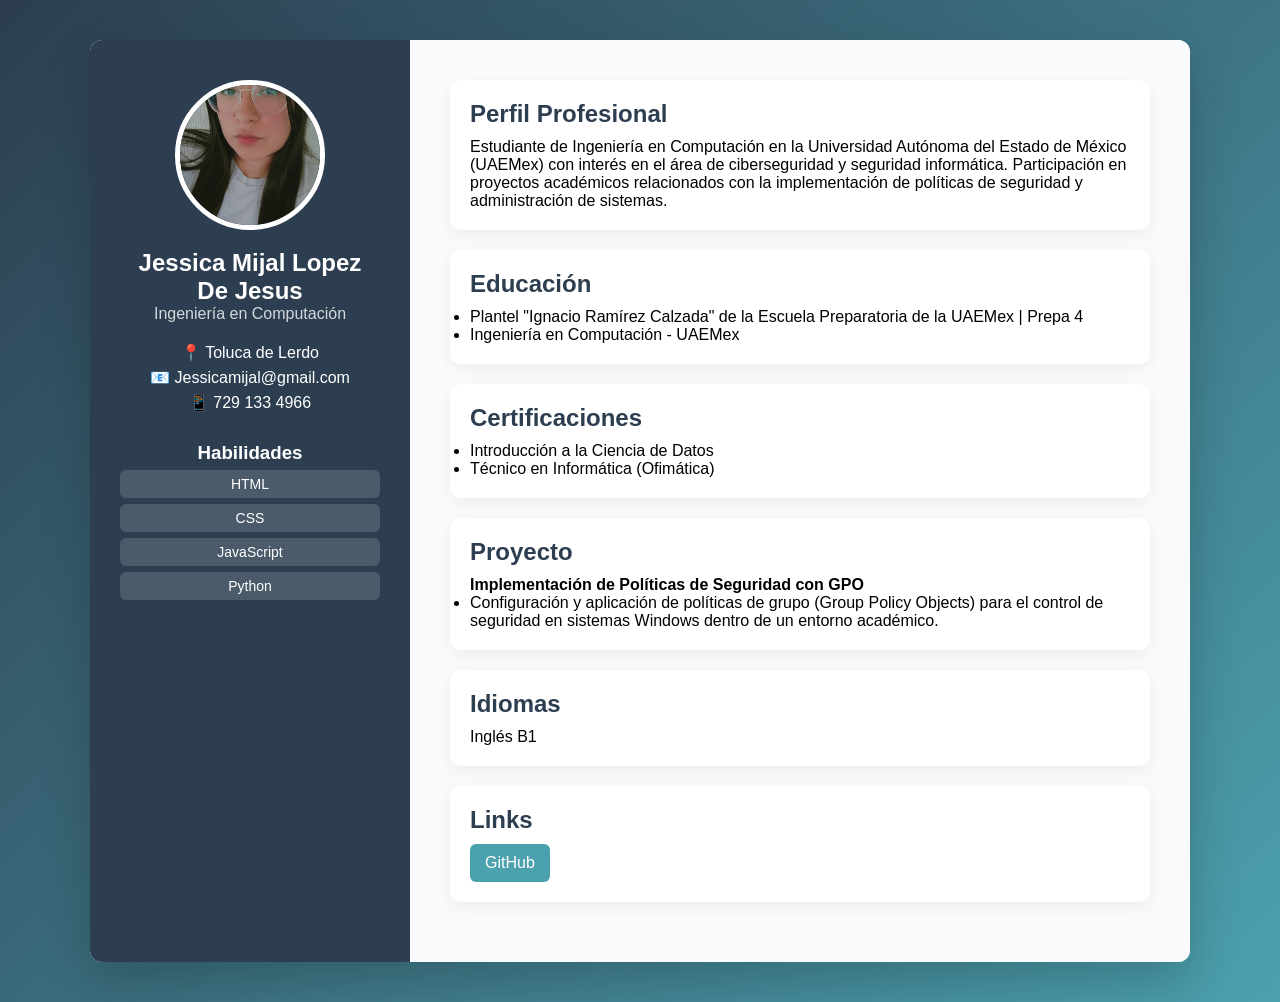
<file: cv/Mijal/index.html>
<!DOCTYPE html>
<html lang="es">
<head>
    <meta charset="UTF-8">
    <title>CV - Jessica Mijal Lopez De Jesus</title>
    <link rel="stylesheet" href="../../css/styles.css">
    <meta name="viewport" content="width=device-width, initial-scale=1.0">
</head>
<body>

<div class="wrapper">

    <aside class="sidebar">
        <img src="../../img/Mijal.jpeg" alt="Foto de perfil" class="profile-pic">

        <h1>Jessica Mijal Lopez De Jesus</h1>
        <p class="role">Ingeniería en Computación</p>

        <div class="contact">
            <p>📍 Toluca de Lerdo</p>
            <p>📧 Jessicamijal@gmail.com</p>
            <p>📱 729 133 4966</p>
        </div>

        <div class="skills">
            <h3>Habilidades</h3>
            <div class="skill">HTML</div>
            <div class="skill">CSS</div>
            <div class="skill">JavaScript</div>
            <div class="skill">Python</div>
        </div>
    </aside>

    <main class="content">

        <section class="card">
            <h2>Perfil Profesional</h2>
            <p>
                Estudiante de Ingeniería en Computación en la Universidad Autónoma del Estado de México (UAEMex) con interés en el área 
                de ciberseguridad y seguridad informática.
                Participación en proyectos académicos relacionados con la implementación de políticas de seguridad y administración 
                de sistemas.
            </p>
        </section>

        <section class="card">
            <h2>Educación</h2>
            <ul>
                <li>Plantel "Ignacio Ramírez Calzada" de la Escuela Preparatoria de la UAEMex | Prepa 4</li>
                <li>Ingeniería en Computación - UAEMex</li>
            </ul>
        </section>

        <section class="card">
            <h2>Certificaciones</h2>
            <ul>
                <li>Introducción a la Ciencia de Datos</li>
                <li>Técnico en Informática (Ofimática)</li>
            </ul>
        </section>

        <section class="card">
            <h2>Proyecto</h2>
            <p><strong>Implementación de Políticas de Seguridad con GPO</strong></p>
            <ul>
                <li>Configuración y aplicación de políticas de grupo (Group Policy Objects) 
                para el control de seguridad en sistemas Windows dentro de un entorno académico.</li>
            </ul>
        </section>

        <section class="card">
            <h2>Idiomas</h2>
            <p>Inglés B1</p>
        </section>

        <section class="card">
            <h2>Links</h2>
            <a href="https://github.com/JessicaMijal" target="_blank" class="btn">GitHub</a>
        </section>

    </main>

</div>

</body>
</html>
</file>
<file: css/styles.css>
* {
    margin: 0;
    padding: 0;
    box-sizing: border-box;
}

body {
    font-family: 'Segoe UI', sans-serif;
    background: linear-gradient(135deg, #2c3e50, #4ca1af);
    min-height: 100vh;
}


/* LAYOUT */

.wrapper {
    display: flex;
    max-width: 1100px;
    margin: 40px auto;
    background: white;
    border-radius: 12px;
    overflow: hidden;
    box-shadow: 0 20px 50px rgba(0,0,0,0.2);
}

/* SIDEBAR */

.sidebar {
    background: #2c3e50;
    color: white;
    width: 320px;
    padding: 40px 30px;
    text-align: center;
}
.sidebar a{
    color: white;
}

.profile-pic {
    width: 150px;
    height: 150px;
    border-radius: 50%;
    object-fit: cover;
    border: 5px solid white;
    margin-bottom: 15px;
}

.role {
    opacity: 0.8;
    margin-bottom: 20px;
}

.contact p, .contact a {
    margin: 6px 0;
    text-decoration: none;
}

/* SKILLS */

.skills {
    margin-top: 30px;
}

.skill {
    background: rgba(255,255,255,0.15);
    margin: 6px 0;
    padding: 6px;
    border-radius: 6px;
    font-size: 14px;
}

/* CONTENT */

.content {
    flex: 1;
    padding: 40px;
    background: #f9fafc;
}

.card {
    background: white;
    padding: 20px;
    margin-bottom: 20px;
    border-radius: 10px;
    box-shadow: 0 5px 15px rgba(0,0,0,0.05);
}

.card .certifications a{
    text-decoration: none;
    color: black;
}

h2 {
    margin-bottom: 10px;
    color: #2c3e50;
}

/* BUTTON */

.btn {
    display: inline-block;
    padding: 10px 15px;
    background: #4ca1af;
    color: white;
    border-radius: 6px;
    text-decoration: none;
    transition: 0.3s;
}

.btn:hover {
    background: #2c3e50;
}

.back-btn {
    position: fixed;
    top: 20px;
    left: 20px;
    background: #4ca1af;
    color: white;

    width: 50px;
    height: 50px;

    display: flex;
    align-items: center;
    justify-content: center;

    border-radius: 50%;
    text-decoration: none;
    font-size: 1.8rem;

    z-index: 1000;
    transition: 0.3s;
}

.back-btn:hover {
    background: #2c3e50;
}

/* 📱 RESPONSIVE */

@media (max-width: 900px) {
    .wrapper {
        flex-direction: column;
    }

    .sidebar {
        width: 100%;
    }

    .content {
        padding: 25px;
    }

    .profile-pic {
        width: 120px;
        height: 120px;
    }
    
}

@media (max-width: 600px) {
    .home header h1 {
        font-size: 1.5rem;
    }

    .home .container {
        padding: 15px;
    }
}

/* =========================
   🔵 ESTILOS SOLO PARA INDEX
========================= */

.home {
    display: flex;
    flex-direction: column;
    min-height: 100vh;
}


/* El main crece y empuja el footer */
.home .container {
    flex: 1;
    max-width: 1000px;
    margin: 30px auto;
    padding: 20px;
    width: 100%;
}

/* Footer siempre abajo */
.home footer {
    text-align: center;
    padding: 20px;
    opacity: 0.7;
}



.home {
    font-family: Arial, sans-serif;
    background: #0f172a;
    color: #e2e8f0;
}

/* HEADER */
.home header {
    background: #1e293b;
    padding: 20px;
    text-align: center;
}

.home header h1 {
    font-size: 2rem;
}

.home header p {
    opacity: 0.8;
}

/* CONTENEDOR */
.home .container {
    max-width: 1000px;
    margin: 30px auto;
    padding: 20px;
}

/* GRID */
.home .grid {
    display: grid;
    grid-template-columns: repeat(auto-fit, minmax(250px, 280px));
    justify-content: center;
    gap: 25px;
}

/* TARJETAS */
.home .card-index {
    background: #1e293b;
    padding: 25px 20px;
    border-radius: 12px;
    text-align: center;
    transition: 0.3s;
    border: 1px solid #334155;
    min-height: 300px;
}

.home .card-index:hover {
    transform: translateY(-5px);
    background: #334155;
}

/* LINKS */
.home .card-index a {
    text-decoration: none;
    color: #38bdf8;
    font-weight: bold;
    display: flex;
    flex-direction: column;
    align-items: center;
    justify-content: center;
}


.home .card-index img {
    width: 250px;
    height: 250px;
    border-radius: 50%;
    object-fit: cover;
    border: 3px solid #38bdf8;
    margin-bottom: 15px;
    transition: 0.3s;
}

/* Hover */
.home .card-index:hover img {
    transform: scale(1.1);
}
.home .card-index h3 {
    margin-top: 10px;
    font-size: 1.5rem;
}
.main-header {
    background: linear-gradient(135deg, #0f172a, #1e293b);
    padding: 50px 20px;
    text-align: center;
    border-bottom: 1px solid #334155;
}

.header-content h1 {
    font-size: 2.5rem;
    margin-bottom: 10px;
    color: #f8fafc;
}

.header-content p {
    color: #cbd5e1;
    margin: 6px 0;
}

.hero-section,
.info-section,
.members-section {
    background: #1e293b;
    border: 1px solid #334155;
    border-radius: 14px;
    padding: 30px;
    margin-bottom: 30px;
}

.hero-section h2,
.info-section h2,
.members-section h2 {
    color: #38bdf8;
    margin-bottom: 15px;
}

.hero-section p,
.info-section p {
    color: #cbd5e1;
    line-height: 1.8;
    margin-bottom: 12px;
}

.skills-grid {
    display: flex;
    flex-wrap: wrap;
    gap: 12px;
    margin-top: 15px;
}

.skills-grid span {
    background: #0f172a;
    color: #38bdf8;
    border: 1px solid #38bdf8;
    padding: 10px 14px;
    border-radius: 999px;
    font-size: 14px;
}

.members-section .grid {
    margin-top: 20px;
}

.filtros-container {
    background: #1e293b;
    border-radius: 12px;
    padding: 1.5rem;
    margin: 2rem 0;
    border: 1px solid #334155;
}

.filtros-container h3 {
    color: #38bdf8;
    margin-bottom: 1rem;
    font-size: 1.2rem;
    text-align: center;
}

.filtros-buttons {
    display: flex;
    flex-wrap: wrap;
    justify-content: center;
    gap: 0.6rem;
}

.filtro-boton {
    background: #334155;
    border: none;
    padding: 0.5rem 1.2rem;
    border-radius: 40px;
    font-size: 0.85rem;
    font-weight: 500;
    color: #e2e8f0;
    cursor: pointer;
    transition: all 0.2s ease;
    font-family: inherit;
}

.filtro-boton:hover {
    background: #38bdf8;
    color: #0f172a;
    transform: translateY(-2px);
}

.filtro-boton.activo {
    background: #38bdf8;
    color: #0f172a;
    box-shadow: 0 2px 8px rgba(56,189,248,0.3);
}

.reset-btn {
    background: #475569;
}

.reset-btn:hover {
    background: #38bdf8;
}

/* Ocultar tarjetas */
.card-index.oculto {
    display: none;
}

/* Etiquetas de habilidades */
.skills-tags {
    display: flex;
    flex-wrap: wrap;
    justify-content: center;
    gap: 0.5rem;
    margin-top: 1rem;
    padding-top: 0.8rem;
    border-top: 1px solid #334155;
}

.skill-tag {
    display: inline-block;
    background: #0f172a;
    padding: 0.25rem 0.8rem;
    border-radius: 20px;
    font-size: 0.7rem;
    font-weight: 500;
    color: #38bdf8;
    border: 1px solid #38bdf8;
}

/* Contador de resultados */
.contador-filtro {
    text-align: center;
    margin-top: 1rem;
    font-size: 0.85rem;
    color: #94a3b8;
}

/* Ajuste responsive */
@media (max-width: 600px) {
    .skill-tag {
        font-size: 0.65rem;
        padding: 0.2rem 0.6rem;
    }
    
    .filtros-buttons {
        gap: 0.4rem;
    }
    
    .filtro-boton {
        padding: 0.4rem 0.8rem;
        font-size: 0.75rem;
    }
}

.controls {
    background: #1e293b;
    border: 1px solid #334155;
    border-radius: 12px;
    padding: 20px;
    margin-bottom: 25px;
    display: flex;
    gap: 12px;
    align-items: center;
    justify-content: flex-end;
    flex-wrap: wrap;
}

.controls label {
    color: #e2e8f0;
    font-weight: bold;
}

.controls select {
    padding: 10px 14px;
    border-radius: 8px;
    border: 1px solid #38bdf8;
    background: #0f172a;
    color: #e2e8f0;
    cursor: pointer;
}
</file>
